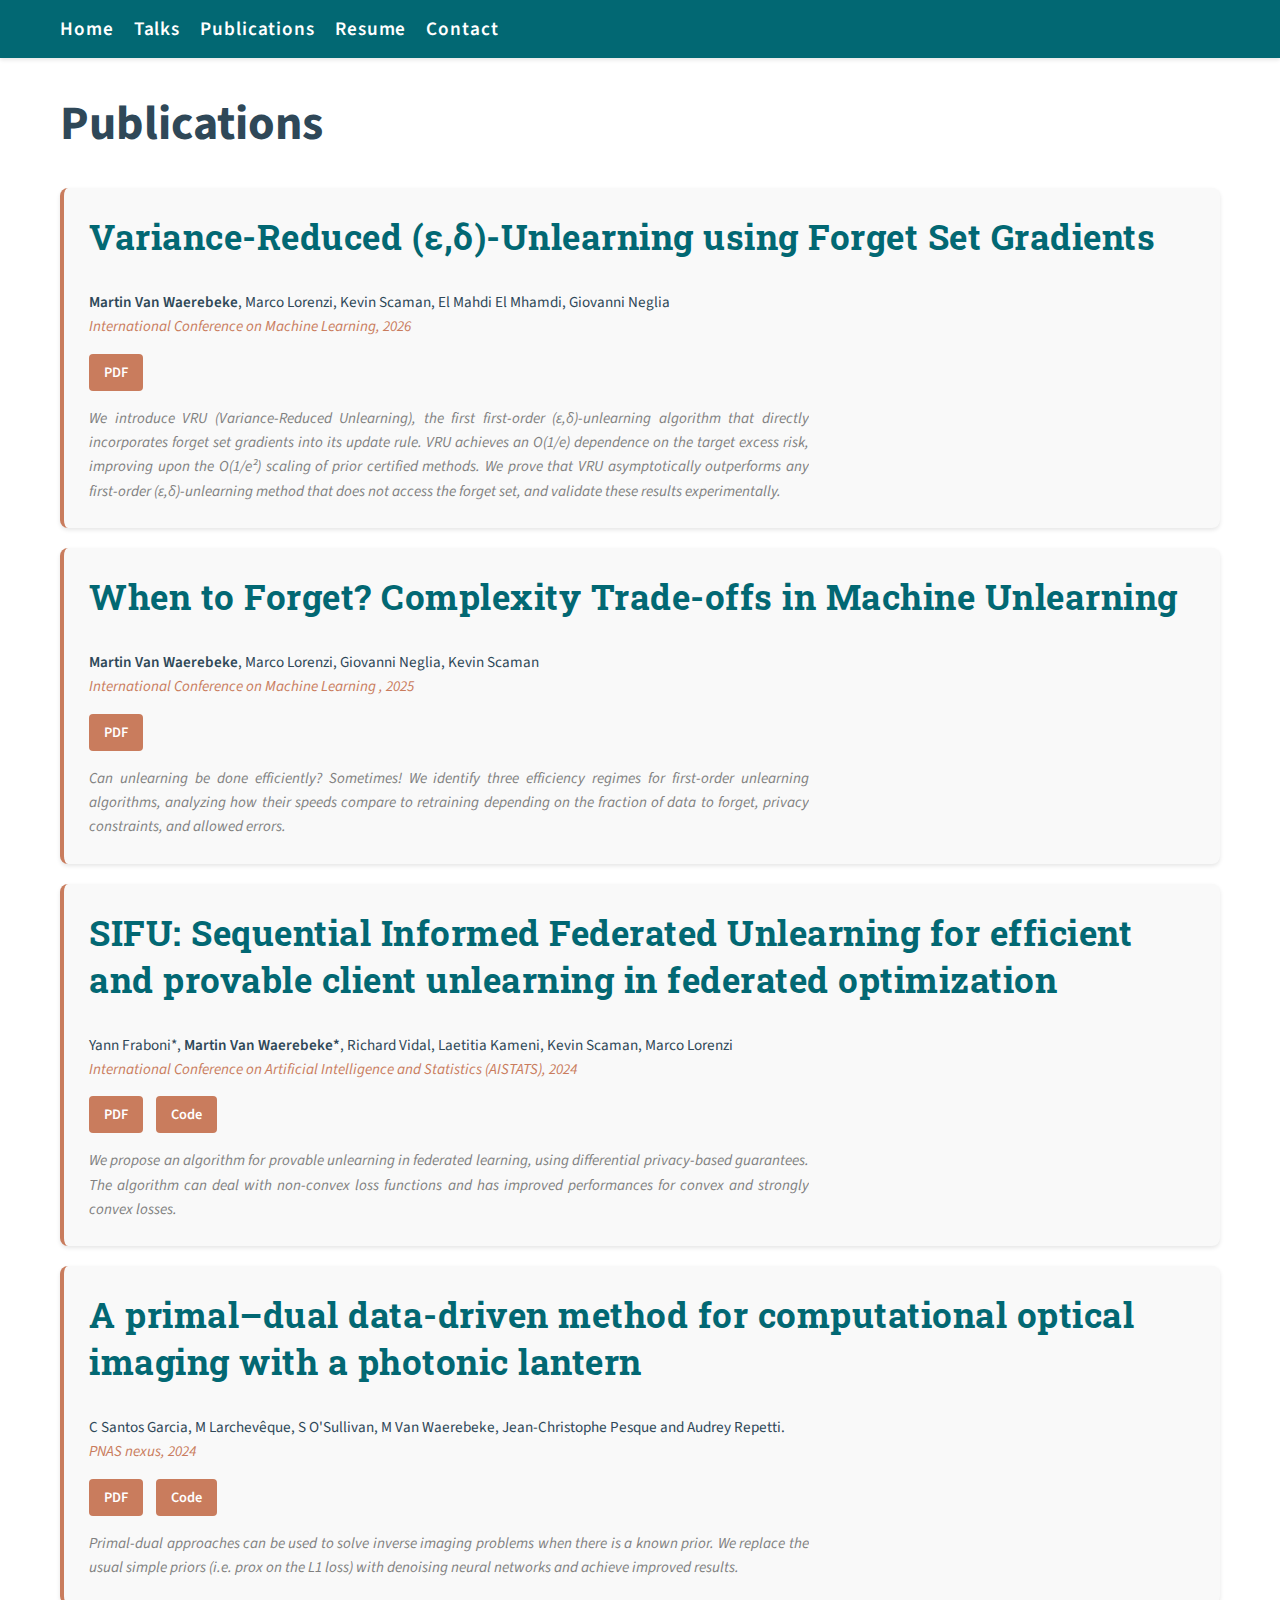
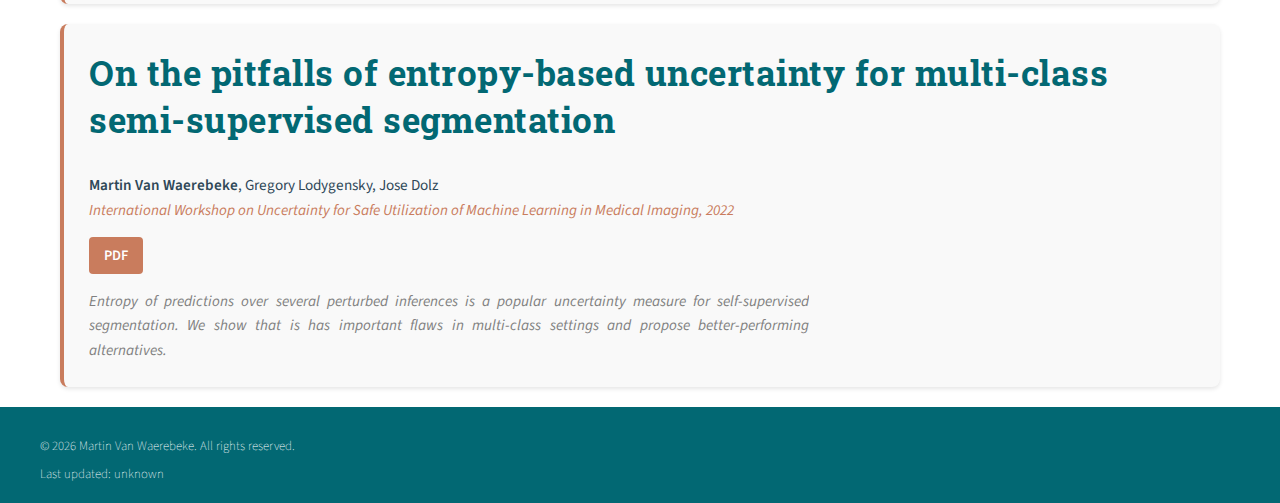
<file: content/publications.html>
<!DOCTYPE html>
<html>
<head>
  <title>Publications - Martin Van Waerebeke</title>
  <meta name="viewport" content="width=device-width, initial-scale=1.0">
  <link rel="shortcut icon" type="image/x-icon" href="/images/favicon.ico">
  <link rel="stylesheet" type="text/css" href="/static/style.css">
  <link rel="stylesheet" type="text/css" href="/static/publication-style.css">
  <link rel="preconnect" href="https://fonts.googleapis.com">
  <link rel="preconnect" href="https://fonts.gstatic.com" crossorigin>
  <link href="https://fonts.googleapis.com/css2?family=Roboto+Slab:wght@700&family=Source+Sans+3:wght@200;400;600&display=swap" rel="stylesheet">
  <script type="text/javascript" src="/static/components.js"></script>
</head>
<body>
  <header-component></header-component>
  <main>
    <section id="publications">
      <div class="container">
        <h1>Publications</h1>
        
        <div class="publications-list" id="publications-list">
          <!-- Publications will be loaded here by JavaScript -->
        </div>
      </div>
    </section>
  </main>
  <footer-component></footer-component>

  <script>
    // Function to load and display publications
    async function loadPublications() {
      try {
        const response = await fetch('/data/publications.json');
        const data = await response.json();
        const publicationsList = document.getElementById('publications-list');
        
        data.publications.forEach(pub => {
          const pubElement = document.createElement('div');
          pubElement.className = 'publication-item';
          pubElement.innerHTML = `
            <h2>${pub.title}</h2>
            <p class="authors">${pub.authors.replace(/Martin Van Waerebeke\*?/g, '<span class="me">$&</span>')}</p>
            <p class="venue">${pub.venue}, ${pub.year}</p>
            <div class="publication-links">
              ${pub.links.pdf ? `<a href="${pub.links.pdf}" class="button">PDF</a>` : ''}
              ${pub.links.code && pub.links.code !== '#' ? `<a href="${pub.links.code}" class="button">Code</a>` : ''}
            </div>
            <div class="abstract">
              <p>${pub.abstract}</p>
            </div>
          `;
          publicationsList.appendChild(pubElement);
        });
      } catch (error) {
        console.error('Error loading publications:', error);
        document.getElementById('publications-list').innerHTML = 
          '<p>Error loading publications. Please try again later.</p>';
      }
    }

    // Load publications when the page loads
    document.addEventListener('DOMContentLoaded', loadPublications);
  </script>
</body>
</html>
</file>
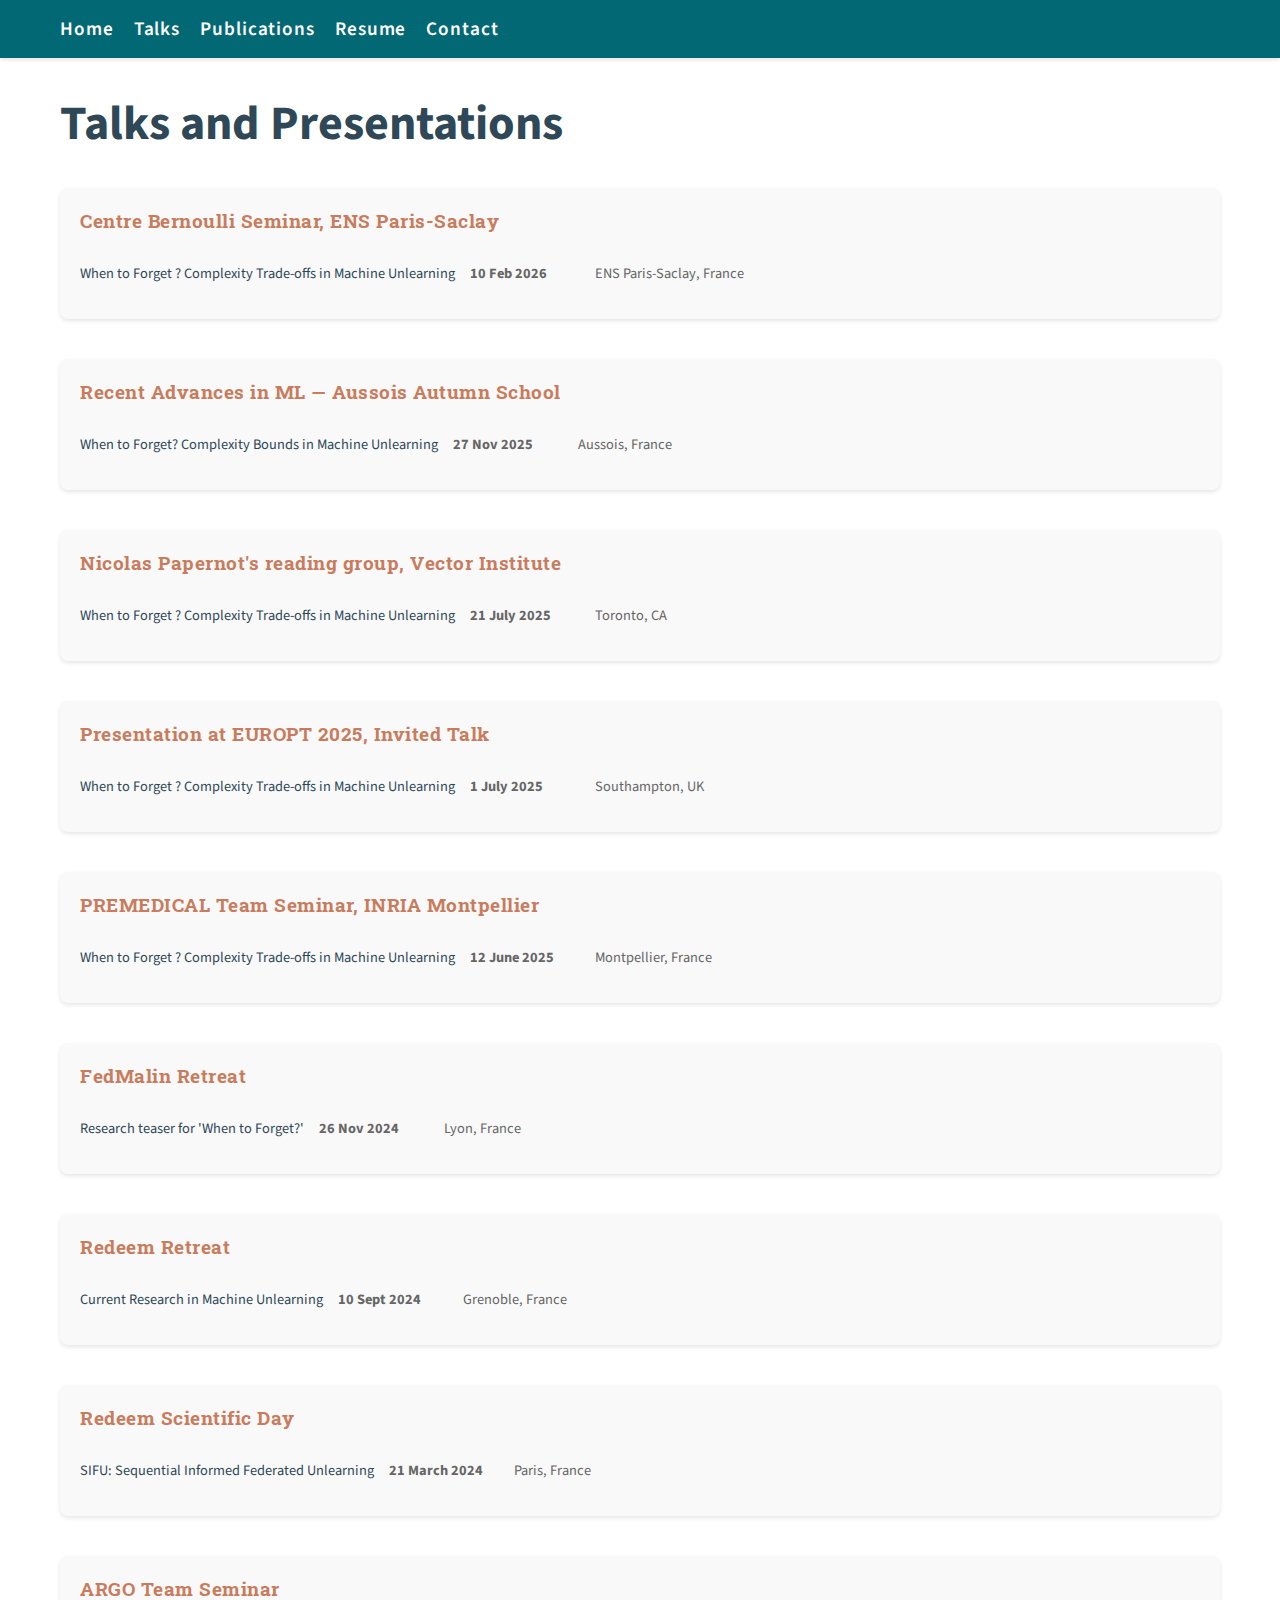
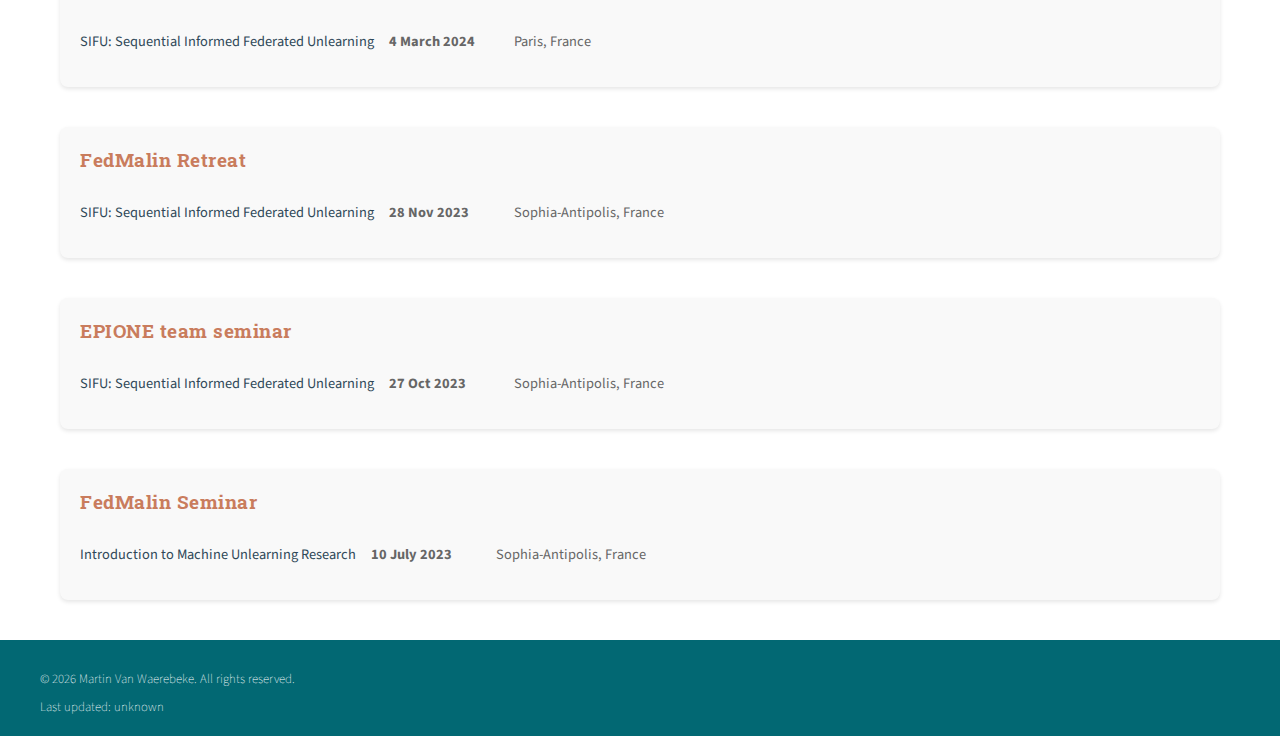
<file: content/talks.html>
<!DOCTYPE html>
<html>
<head>
  <title>Talks - Martin Van Waerebeke</title>
  <meta name="viewport" content="width=device-width, initial-scale=1.0">
  <link rel="shortcut icon" type="image/x-icon" href="/images/favicon.ico">
  <link rel="stylesheet" type="text/css" href="/static/style.css">
  <link rel="preconnect" href="https://fonts.googleapis.com">
  <link rel="preconnect" href="https://fonts.gstatic.com" crossorigin>
  <link href="https://fonts.googleapis.com/css2?family=Roboto+Slab:wght@700&family=Source+Sans+3:wght@200;400;600&display=swap" rel="stylesheet">
  <script type="text/javascript" src="/static/components.js"></script>
</head>
<body>
  <header-component></header-component>
  <main>
    <section id="talks">
      <div class="container">
        <h1>Talks and Presentations</h1>
        
        <div class="talks-list" id="talks-list">
          <!-- Talks will be loaded here by JavaScript -->
        </div>
      </div>
    </section>
  </main>
  <footer-component></footer-component>

  <script>
    async function loadTalks() {
      try {
        const response = await fetch('/data/talks.json');
        const data = await response.json();
        const talksList = document.getElementById('talks-list');
        
        data.talks.forEach(talk => {
          const talkDate = new Date(talk.date);
          const isUpcoming = talkDate > new Date();
          
          const talkElement = document.createElement('div');
          talkElement.className = 'talk-item';
          talkElement.innerHTML = `
            <h2>
              ${talk.venue}
              ${isUpcoming ? '<span class="upcoming-badge">Upcoming!</span>' : ''}
            </h2>
            <div class="talk-meta">
              <span class="title">${talk.title}</span>
              <span class="date">${talk.date}</span>
              <span class="location">${talk.location}</span>
            </div>
            <div class="talk-links">
              ${talk.links.slides !== '#' ? `<a href="${talk.links.slides}" class="button">Slides</a>` : ''}
              ${talk.links.video !== '#' ? `<a href="${talk.links.video}" class="button">Video</a>` : ''}
            </div>
          `;
          talksList.appendChild(talkElement);
        });
      } catch (error) {
        console.error('Error loading talks:', error);
        document.getElementById('talks-list').innerHTML = 
          '<p>Error loading talks. Please try again later.</p>';
      }
    }

    // Load talks when the page loads
    document.addEventListener('DOMContentLoaded', loadTalks);
  </script>
</body>
</html>
</file>
<file: static/style.css>
/*:root {
  --primary-color: #3a3b3d;
  /*#a9a581*/
 /* --secondary-color: #fff;
  --accent-color: #e33729;
  --hover-color: purple;
  /*#d8d3a8*/
  /*--text-color: #000;
  --heading-color: #000;
}*/

:root {
  --primary-color: #026873;      /* Rich, profound teal with depth */
  --secondary-color: #ffffff;    /* Crisp white for clear contrast */
  --accent-color: #c97c5d;       /* Earthy, warm terracotta for grounded energy */
  --hover-color: #e8b298;        /* Soft earthy peach for subtle, inviting interactions */
  --text-color: #2f4858;         /* Dark slate blue-gray maintaining readability */
  --heading-color: #026873;      /* Matching deep teal to unify theme */
}

* {
  transition: all .3s ease;
  scroll-behavior: smooth;
}

body {
  font-family: 'Source Sans 3', sans-serif;
  font-weight: 400;
  margin: 0;
  padding: 0;
  color: var(--text-color);
  background-color: var(--secondary-color);
  overflow-y: scroll;
}


p,
h1,
h2,
h3,
h4,
h5,
ul,
li,
span {
  text-size-adjust: none;
  -ms-text-size-adjust: none;
  -moz-text-size-adjust: none;
  -webkit-text-size-adjust: none;
}

a {
  color: var(--accent-color);
  /*removes underline*/
  /*text-decoration: none;*/
}

a:hover {
  /*add hover effect*/
  color: var(--hover-color);
}

strong {
  color: var(--accent-color);
}

table {
  table-layout: fixed;
  /*doe snot seem to work unfortunately - I would want the width of the columns to remain constant*/
  margin-left: auto;
  margin-right: auto;
}

td, th {
  padding-top: 0.6%;
  padding-right: 1%;
  padding-bottom: 1%;
  padding-left: 0.6%;
  vertical-align: top;
}


.abstract {
  text-align: justify;
  color: grey;
  font-style: italic;
  max-width: 720px;
  overflow: hidden;
}

.talkTitle {
  cursor: pointer;
}

.talkTitle:hover {
  color: var(--hover-color);
}

.container {
  max-width: 1200px;
  margin: 0 auto;
  padding: 0 20px;
}

.two-column-layout {
  display: flex;
  gap: 60px;
  margin: 40px 0;
  max-width: 1400px;
  margin-left: auto;
  margin-right: auto;
}

.two-column-layout .column {
  flex: 1;
  min-width: 0;
}

.two-column-layout .container {
  max-width: none;
  padding: 0;
}

header {
  background-color: var(--secondary-color);
  color: var(--primary-color);
  padding: 0;
  box-shadow: 0 2px 4px rgba(0, 0, 0, 0.1);
  width: 100%;
}

.profile-photo {
  margin-right: 20px;
}

.profile-photo img {
  border-radius: 50%;
  width: 100px;
  height: 100px;
}

header h1 {
  font-family: 'Roboto Slab', serif;
  font-weight: 700;
  font-size: 2.3em;
  line-height: 1.2;
  letter-spacing: 1px;
  margin: 0;
}

header h2 {
  font-family: 'Source Sans 3', sans-serif;
  font-size: 1.125em;
  line-height: 1.2em;
  font-weight: 200;
  margin: 0;
  letter-spacing: 0.5px;
}

nav {
  background-color: var(--primary-color);
  padding: 0;
  box-shadow: none;
  border-bottom: none;
  width: 100%;
}

#menu-toggle {
  display: none;
}

nav label {
  display: none;
}

nav ul {
  display: flex;
  list-style: none;
  margin: 0;
  padding: 15px 0;
  gap: 20px;
  max-width: 1400px;
  margin: 0 auto;
  margin-left: calc(50% - 700px);
}

@media (max-width: 1400px) {
  nav ul {
    margin-left: 20px;
  }
}

nav a {
  color: var(--secondary-color);
  text-decoration: none;
  font-family: 'Source Sans 3', sans-serif;
  font-size: 1.2em;
  font-weight: 600;
  letter-spacing: 0.9px;
}

nav a:hover {
  color: var(--hover-color);
}

main {
  margin: 20px 40px;
  min-height: calc(100vh - 430px);
  box-shadow: none;
}

section {
  margin: 15px 0;
  box-shadow: none;
}

section h2 {
  font-family: 'Roboto Slab', serif;
  font-size: 2.2em;
  font-weight: 700;
  color: var(--primary-color);
  margin: 40px 0 30px 0;
  letter-spacing: 0.5px;
}

section h3 {
  font-family: 'Source Sans 3', sans-serif;
  font-size: 20px;
  margin-bottom: 5px;
  padding-bottom: 5px;
  color: var(--heading-color);
}

section ul {
  margin: 0;
  padding: 0;
  list-style: none;
}

section li {
  margin: 2px 0;
  display: flex;
  align-items: baseline;
}

#seminar-list>li {
  margin: 20px 0;
}

footer {
  background-color: var(--primary-color);
  /* mix-blend-mode: luminosity; */
  color: white;
  padding: 20px;
  font-family: 'Source Sans 3', sans-serif;
  font-weight: 200;
  font-size: 0.8em;
}

header>.container>div {
  margin: auto 0;
}

.logos {
  display: flex;
}

footer img, header img {
  margin: 0;
  height: 50px;
  width: fit-content;
  -webkit-filter: grayscale(1) invert(100%);
  filter: grayscale(1) invert(100%);
  mix-blend-mode: screen;
}

header img {
  margin-left: 30px;
}

footer p {
  margin: 10px 0 0 0;
}

#about>.container {
  display: flex;
  gap: 20px;
  flex-wrap: wrap;
  align-items: center;
}

#about .section-column:first-child {
  flex: 0.35;
  min-width: 250px;
}

#about .section-column:first-child img {
  width: 100%;
  height: auto;
  max-width: 250px;
  max-height: 350px;
  object-fit: cover;
  border-radius: 8px;
}

#about .section-column:nth-child(2) {
  flex: 0.65;
  min-width: 300px;
}

#about h1 {
  font-size: 2.2em;
  margin: 0 0 8px 0;
}

#about h2 {
  font-family: 'Source Sans 3', sans-serif;
  font-size: 1.5em;
}

#about p {
  margin: 0 0 12px 0;
  font-size: 1em;
}

.text-center {
  text-align: center;
}

.section-column {
  flex: 1;
  min-width: 200px;
}

.date {
  font-family: 'Source Sans 3', sans-serif;
  /* font-size: 18px; */
  font-weight: 700;
  margin-right: 10px;
  min-width: 100px;
  color: var(--primary-color);
}



.date-one {
  font-family: 'Source Sans 3', sans-serif;
  /* font-size: 18px; */
  font-weight: 700;
  margin-right: 10px;
  min-width: 50px;
  color: var(--primary-color);
}

.place {
  font-weight: bold;
  color: var(--accent-color);
}

section p {
  margin: 0;
  font-size: 0.95em;
}

.buttons {
  display: flex;
  justify-content: center;
  margin: 20px 0;
  gap: 20px;
}

.button {
  display: inline-block;
  padding: 10px 20px;
  background-color: var(--accent-color);
  color: white;
  text-decoration: none;
  border-radius: 4px;
  font-weight: 600;
  transition: background-color 0.3s ease;
}

.button:hover {
  background-color: var(--hover-color);
}

.email-button {
  background-color: white;
  color: var(--primary-color);
  border: 1px solid var(--primary-color);
  border-radius: 4px;
  padding: 8px 15px;
  font-size: 0.95em;
  font-weight: normal;
  cursor: pointer;
  transition: all 0.3s ease;
}

.email-button:hover {
  background-color: #f5f5f5;
  transform: translateY(-2px);
}

nav .button {
  height: 17.2px;
  margin: 5px 0;
}

#iframe-publications {
  width: 100%;
  border: none;
  overflow: hidden;
}

.Rublique {
  color: var(--accent-color);
}


/* CSS FOR MOBILE DEVICES */

@media (max-width: 860px) {
  header {
    font-size: 0.8em;
  }

  nav ul {
    flex-direction: column;
    gap: 5px;
  }

  nav label {
    display: flex;
  }

  #menu {
    max-height: 0;
    overflow: hidden;
  }

  #menu-toggle:checked+#menu {
    max-height: 190px;
    margin-top: 20px;
  }
}

@media (max-width: 740px) {
  header img:first-of-type {
    display: none;
  }
}

@media (max-width: 580px) {
  header img {
    display: none;
  }
}

@media (max-width: 480px) {
  header {
    font-size: 0.7em;
  }

  .container {
    flex-direction: column;
  }

  #about .section-column:first-child img {
    height: 80vw;
  }

  footer>.container {
    gap: 2px;
  }

  header img {
    display: none;
  }
}

@media (max-width: 380px) {
  header {
    font-size: 0.6em;
  }
  
  #seminar-list>li {
    flex-direction: column;
  }
}

.profile-image {
  width: 250px;
  height: 250px;
  border-radius: 50%;
  object-fit: cover;
  border: 4px solid #f0f0f0;
  box-shadow: 0 4px 8px rgba(0, 0, 0, 0.1);
}

.social-links {
  margin-top: 15px;
  display: flex;
  gap: 15px;
  flex-wrap: wrap;
}

.social-links a {
  padding: 8px 15px;
  font-size: 0.95em;
  background-color: white;
  color: var(--primary-color);
  border: 1px solid var(--primary-color);
  border-radius: 4px;
  text-decoration: none;
  transition: all 0.3s ease;
  font-weight: normal;
}

.social-links a:hover {
  background-color: #f5f5f5;
  transform: translateY(-2px);
}

.publications-list {
  margin-top: 20px;
}

.publication-item, .article-item {
  margin-bottom: 20px;
  padding: 25px;
  background-color: #f9f9f9;
  border-radius: 8px;
  box-shadow: 0 2px 4px rgba(0, 0, 0, 0.1);
  transition: all 0.2s ease;
  cursor: pointer;
  border-left: 4px solid var(--accent-color);
  position: relative;
}

.publication-item a, .article-item a {
  text-decoration: none;
  color: inherit;
}

.publication-item:hover, .article-item:hover {
  transform: translateY(-2px);
  box-shadow: 0 4px 8px rgba(0, 0, 0, 0.15);
  background-color: #f5f5f5;
  border-left: 4px solid var(--hover-color);
}

.publication-item h2, .talk-item h2, .contact-method h2 {
  color: var(--primary-color);
  margin-top: 0;
}

.publication-item h3, .article-item h3 {
  color: var(--heading-color);
  margin: 0 0 15px 0;
}

.publication-item:hover h3, .article-item:hover h3 {
  color: var(--hover-color);
}

.publication-item .venue, .article-item .venue {
  font-style: italic;
  color: var(--accent-color);
  margin: 0 0 15px 0;
}

.publication-item p, .article-item p {
  margin: 0;
  line-height: 1.6;
}

.publication-item:last-child, .article-item:last-child {
  margin-bottom: 0;
}

/* Research Topics */
.research-topics {
  display: grid;
  grid-template-columns: repeat(auto-fit, minmax(300px, 1fr));
  gap: 30px;
  margin: 40px 0;
}

.research-topic {
  background-color: #f9f9f9;
  padding: 20px;
  border-radius: 8px;
  box-shadow: 0 2px 4px rgba(0, 0, 0, 0.1);
}

.research-topic h2 {
  color: var(--accent-color);
  margin-top: 0;
}

.research-topic ul {
  margin-left: 20px;
}

/* Talks */
.talks-list {
  margin-top: 30px;
}

.talk-item {
  margin-bottom: 40px;
  padding: 20px;
  background-color: #f9f9f9;
  border-radius: 8px;
  box-shadow: 0 2px 4px rgba(0, 0, 0, 0.1);
}

.talk-item h2 {
  margin-top: 0;
  color: var(--accent-color);
  font-size: 1.2em;
  display: flex;
  flex-direction: column;
  gap: 8px;
}

.talk-item h2 span {
  display: block;
  width: 100%;
}

.award-badge {
  background-color: var(--accent-color);
  color: white;
  padding: 4px 8px;
  border-radius: 4px;
  font-size: 0.8em;
  font-weight: 600;
  display: block;
  width: fit-content;
  cursor: default;
  text-decoration: none;
  border: none;
  box-shadow: none;
  margin-top: 4px;
}

.upcoming-badge {
  background-color: var(--accent-color);
  color: white;
  padding: 4px 8px;
  border-radius: 4px;
  font-size: 0.8em;
  font-weight: 600;
  animation: pulse 2s infinite;
  display: block;
  width: fit-content;
  cursor: default;
  text-decoration: none;
  border: none;
  box-shadow: none;
  margin-top: 4px;
}

.upcoming-badge:hover {
  transform: none;
  background-color: var(--accent-color);
}

@keyframes pulse {
  0% {
    opacity: 1;
  }
  50% {
    opacity: 0.7;
  }
  100% {
    opacity: 1;
  }
}

.talk-meta {
  display: flex;
  flex-wrap: wrap;
  gap: 15px;
  margin: 10px 0;
  font-size: 0.9em;
}

.talk-meta .venue {
  font-weight: 700;
  color: var(--primary-color);
  font-size: 1.1em;
  margin-right: 20px;
}

.talk-meta .date {
  color: #666;
}

.talk-meta .location {
  color: #666;
}

.talk-meta .type {
  color: #666;
  font-style: italic;
}

.talk-links {
  margin-top: 15px;
  display: flex;
  gap: 10px;
}

.talk-description {
  margin-top: 15px;
}

/* Publications */
.publications-list {
  margin-top: 30px;
}

.publication-item h2 {
  margin-top: 0;
  color: var(--accent-color);
}

.publication-links {
  margin: 15px 0;
}

.publication-links .button {
  margin-right: 10px;
}

.abstract {
  margin-top: 15px;
  font-style: italic;
}

/* Buttons and Links */
.view-more {
  margin-top: 20px;
  text-align: center;
}

/* Contact Info */
.contact-info {
  margin-top: 20px;
}

.contact-details {
  margin-top: 20px;
}

.contact-details p {
  margin: 10px 0;
}

/* Responsive Design */
@media (max-width: 768px) {
  .research-topics {
    grid-template-columns: 1fr;
  }
  
  .section-column {
    flex: 1 1 100%;
  }
  
  .profile-image {
    width: 200px;
    height: 200px;
  }

  .two-column-layout {
    flex-direction: column;
    gap: 20px;
  }
  
  .two-column-layout .column {
    width: 100%;
  }

  #about .section-column:first-child {
    flex: 1;
    text-align: center;
  }
  
  #about .section-column:first-child img {
    max-width: 200px;
    max-height: 200px;
  }
  
  #about .section-column:nth-child(2) {
    flex: 1;
  }
}

/* Contact Methods */
.contact-methods {
  display: grid;
  grid-template-columns: repeat(auto-fit, minmax(300px, 1fr));
  gap: 30px;
  margin-top: 40px;
}

.contact-method {
  background-color: #f9f9f9;
  padding: 20px;
  border-radius: 8px;
  box-shadow: 0 2px 4px rgba(0, 0, 0, 0.1);
}

.contact-method h2 {
  color: var(--accent-color);
  margin-top: 0;
}

.email-display {
  font-family: monospace;
  font-size: 1.1em;
  margin: 15px 0;
  padding: 10px;
  background-color: #fff;
  border: 1px solid #ddd;
  border-radius: 4px;
  display: inline-block;
}

.email-part {
  color: #333;
}

.email-separator {
  color: #666;
}

/* Copy Button */
.button.copy-button {
  margin-top: 10px;
  cursor: pointer;
  transition: all 0.3s ease;
}

.button.copy-button:hover {
  background-color: var(--hover-color);
}

.article-list {
  display: flex;
  flex-direction: column;
  gap: 25px;
}

.article-item .venue {
  color: var(--accent-color);
  font-size: 0.9em;
  margin: 0 0 10px 0;
  font-style: italic;
}

.article-item p {
  margin: 0;
  font-size: 0.95em;
  line-height: 1.5;
  color: var(--text-color);
}

@media (max-width: 768px) {
  .article-item {
    padding: 15px;
  }
}

.teaching-list {
  margin-top: 30px;
}

.teaching-item {
  margin-bottom: 40px;
  padding: 20px;
  background-color: #f9f9f9;
  border-radius: 8px;
  box-shadow: 0 2px 4px rgba(0, 0, 0, 0.1);
}

.teaching-item h3 {
  margin-top: 0;
  color: var(--heading-color);
  font-size: 1.2em;
}

.teaching-item .venue {
  color: var(--accent-color);
  font-size: 0.9em;
  margin: 0 0 10px 0;
  font-style: italic;
}

.teaching-item .venue a {
  color: var(--accent-color);
  text-decoration: none;
}

.teaching-item .venue a:hover {
  color: var(--hover-color);
}

.teaching-item .details {
  margin-top: 10px;
  color: var(--text-color);
}

@media (max-width: 768px) {
  .teaching-item {
    padding: 15px;
  }
}

/* Make h1 larger on non-index pages */
body:not(#index) h1 {
  font-size: 3em;
  margin-bottom: 20px;
}

.publication-item h2 {
  color: var(--primary-color);
  margin-top: 0;
}

.publication-links .button {
  background-color: var(--accent-color);
  color: white;
  text-decoration: none;
  padding: 8px 15px;
  border-radius: 4px;
  font-size: 0.9em;
  margin-right: 10px;
  transition: all 0.3s ease;
}

.publication-links .button:hover {
  background-color: var(--hover-color);
  color: white;
}
</file>
<file: static/publication-style.css>
/*Titre*/
div.ZoneTitreResultat
{
	display:none;
}
/* classes pour les rubriques pour certains type de classement (type de publi, annÃ©e de publi) */ 
.Rubrique{
  color: var(--text-color);
	border-bottom: 2px solid var(--primary-color);
  font-weight: bold;
  font-size: 1.4em;
  margin: 1em 0;
}
.SousRubrique{
  color: var(--text-color);
  font-weight: bold;
  font-size: 1.2em;
  margin: 1em 0;
}

/*nom du champ*/
.ChampRes {
	display:none;
}

/* classe commune Ã  tous les champs affichÃ©s */ 
.ValeurRes {
	color:var(--text-color);
  margin-left:1em;
}
/* classe pour les titres */ 
.Titre, .Titre a {
  font-weight:bold;
	color: var(--accent-color);
}
/* classe pour les auteurs */
.Auteurs {
}
/* highlight own name in author lists */
.me {
  font-weight: 600;
}
/* classe des dÃ©tails de publication : une calsse par type */ 
.detail_revue,.detail_conf,.detail_cours,.detail_ouv,.detail_hdr,.detail_these,.detail_autre,.detail_brevet,.detail_rapport,.detail_sans_ref{
}
/* classe pour les rÃ©sumÃ©s */ 
.Debut_du_resume{
}
/* classe pour les doi */ 
.DOI{
}
/* classe pour les identifiants */ 
.Identifiant{
}
/* classe pour les rubriques pour certains type de classement (type de publi, annÃ©e de publi) */ 
.Rubrique{
}
.NoticeRes {
	border-bottom: 0px;
}
.NoticeResAvecVignette {
	border-bottom: 0px;
}
</file>
